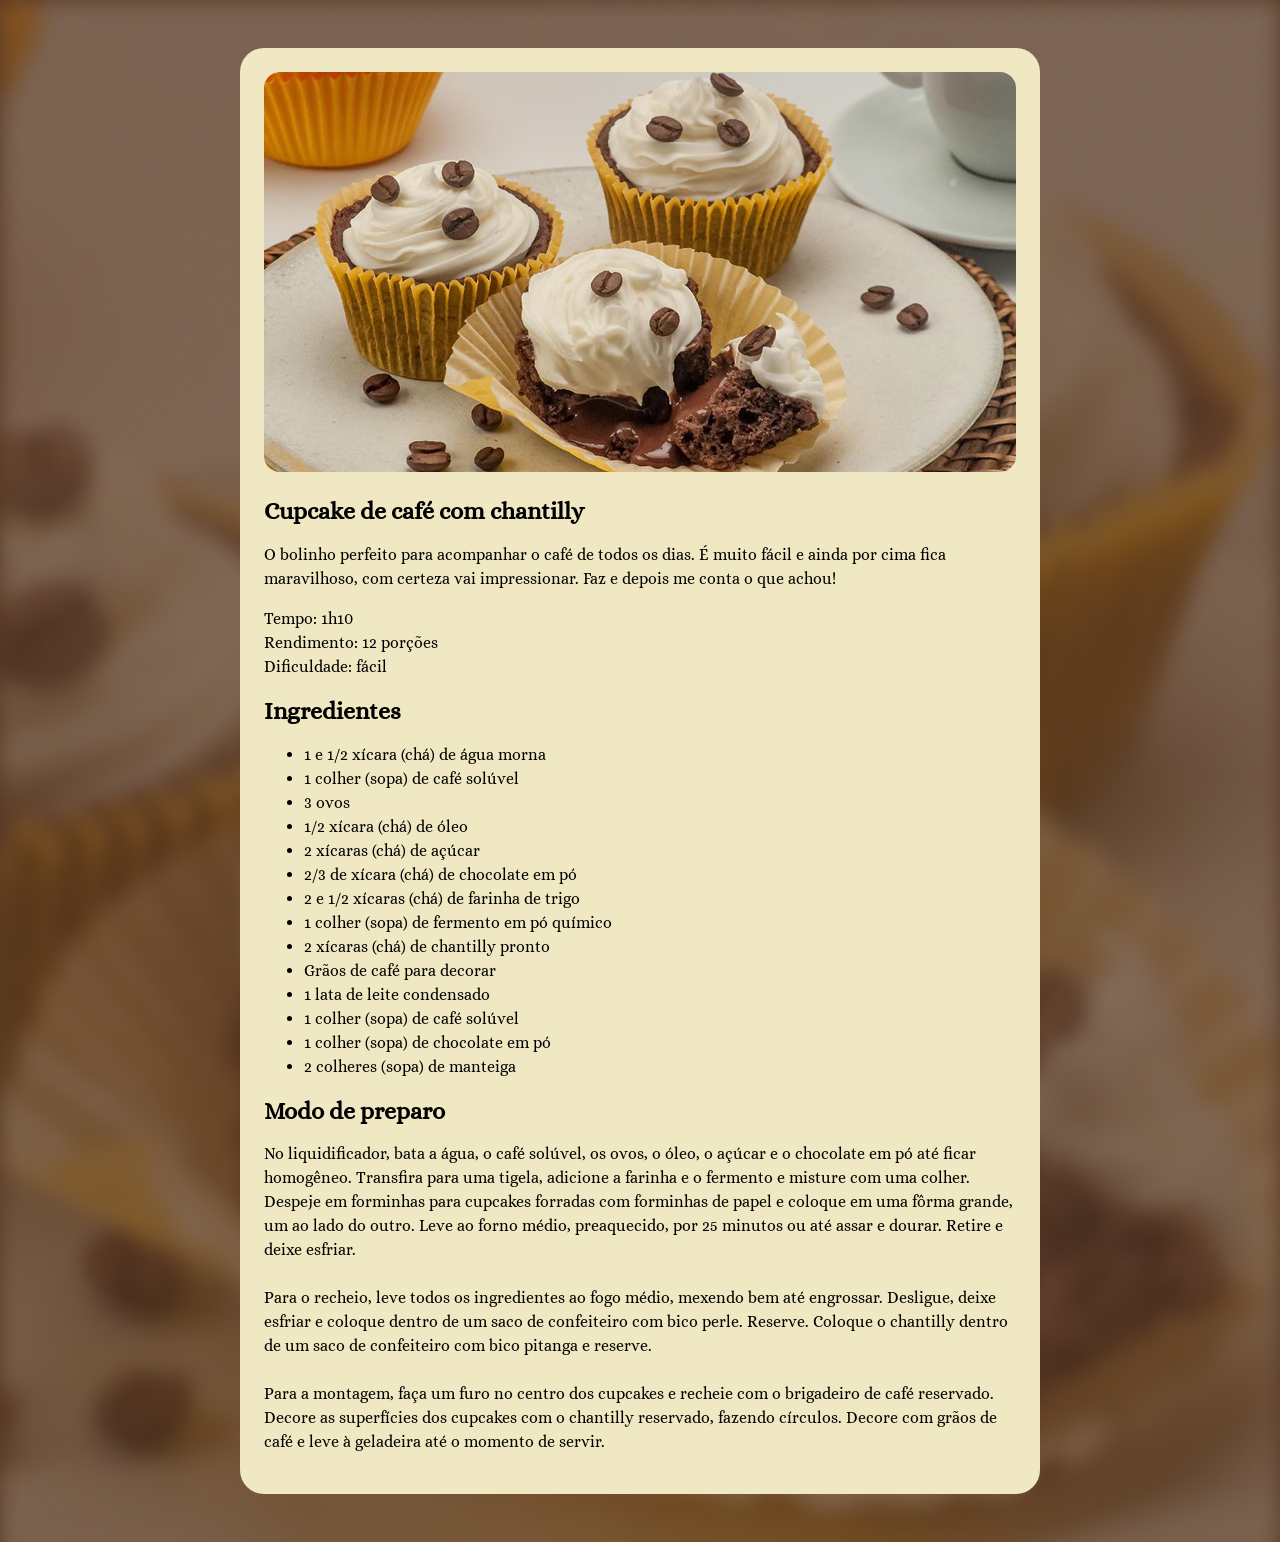
<file: index.html>
<!--<h1>Sobre mim</h1>
TESTANDO FORMATAÇOES

<p>Lorem ipsum dolor, sit amet <mark><strong>consectetur adipisicing elit.</strong></mark> Esse exercitationem, officia neque inventore id recusandae quod doloremque molestiae explicabo debitis ex dolorem, tenetur repudiandae et impedit officiis! Eveniet, quisquam nobis.

<h2>Estilo de Vida</h2>
<p>Lorem ipsum dolor sit <s>amet consectetur</s>, <em>adipisicing elit</em>. Iure sit sequi itaque consequuntur inventore quasi laboriosam, nam deleniti fuga a necessitatibus temporibus maxime modi animi adipisci dignissimos ipsa! Ducimus, modi?</p>
-->

<!--<h1>Bolo de Cenoura</h1>
FAZENDO LISTAS

<h2>Ingredientes: </h2>
<ul>
    <li>Farinha 1kg</li>
    <li>Cacau em pó 200g</li>
    <li>1 Cenoura ralada</li>
</ul>
<h2>Modo de Preparo: </h2>
<ol>
    <li>Pegar a farinha e colocar num recipiente</li>
    <li>Misturar com o cacau em pó</li>
    <li>Misturar com a cenoura ralada</li>
</ol>-->

<!--
SITE ME LEVANDO A UMA AREA ESPECÍFICA DA PÁGINA
<a href="#trabalhos">link para acessar
    o texto lorem
</a>
<br>
<br>
<br>
<br>
<br>
<br>
<br>
<br>
<br>   
<br>
<br>
<br>
<br>
<br>
<br>
<br>
<br>
<br>  
<br>
<br>
<br>
<br>
<br>
<br>
<br>
<br>
<br>  
<br>
<br>
<br>
<br>
<br>
<br>
<br>
<br>
<br>  
<p>
    <div id="trabalhos">
    Lorem ipsum dolor sit amet consectetur adipisicing elit. Pariatur cupiditate dicta, ipsa culpa ab minus recusandae placeat vero modi beatae sequi laudantium aperiam nobis, laborum, cumque officiis odio blanditiis quo.
    </div>
</p>
-->

<!--
<a href="https://github.com?utm_source=chatgpt.com" 
target="_blank">Link para o site do github</a>

abrindo um site em uma nova janela com o target="_blank"
se nao tiver o target="_blank" o site vai abrir na mesma janela
-->

<!--adicionando imagens
 src é onde colocamos o endereço da imagem e alt 
 é o texto que descreve a imagem
<img src="https://www.cafemorrogrande.com.br/admin/fckeditor/editor/filemanager/connectors/asp/img/cappuccino-de-cafe-com-chantilly.jpg"
alt="Imagem de um cappuccino com chantilly" width="300">
-->

<!--
<!DOCTYPE html>
<html lang="pt-br">
<head>
    <link rel="preconnect" href="https://fonts.googleapis.com">
<link rel="preconnect" href="https://fonts.gstatic.com" crossorigin>
<link href="https://fonts.googleapis.com/css2?family=Inter:ital,opsz,wght@0,14..32,100..900;1,14..32,100..900&family=Libre+Baskerville:ital,wght@0,400..700;1,400..700&family=Merriweather:ital,opsz,wght@0,18..144,300..900;1,18..144,300..900&display=swap" rel="stylesheet">
    <meta charset="UTF-8">
    <meta name="viewport" content="width=device-width, initial-scale=1.0">
    <title>Site</title>
    <link rel="stylesheet" href="style.css">
</head>
<body>
    <h1 id="titulo">Pixel Cherry</h1>
    <header>
        <nav>
            <ul>
                <li><a href="#">About</a></li>
                <li><a href="#">Experience</a></li>
                <li><a href="#">Contact</a></li>
            </ul>
        </nav>
    </header>
    <div>Lorem, ipsum dolor sit amet consectetur adipisicing elit. Sed qui rerum iusto ipsum quidem vero natus, officia magnam temporibus velit! Alias vero corporis a enim veritatis magnam itaque blanditiis consequuntur?
    </div>
</body>
</html>
-->
 <!--PROJETO ROCKETSEAT-->
<!DOCTYPE html>
<html lang="pt-br">
<head>
  <link rel="preconnect" href="https://fonts.googleapis.com">
<link rel="preconnect" href="https://fonts.gstatic.com" crossorigin>
  <meta charset="UTF-8">
  <meta name="viewport" content="width=device-width, initial-scale=1.0">
  <title>Página de Receita</title>
  <link href="https://fonts.googleapis.com/css2?family=Alice&display=swap" rel="stylesheet">
  <link rel="stylesheet" href="style.css">
</head>
<body>
  <div id="page">
    <img src="assets/main-image.jpg" alt="imagem do cupcake de  cafe">
    <main>
    <section id="about">
      <h1>Cupcake de café com chantilly</h1>
      <p>O bolinho perfeito para acompanhar o café de todos os dias. É muito fácil e ainda por cima fica maravilhoso, com certeza vai impressionar. Faz e depois me conta o que achou!</p>
      <p>
        Tempo: 1h10 <br>
        Rendimento: 12 porções <br>
        Dificuldade: fácil
      </p>
    </section>
    <section id="ingredients">
      <h2>Ingredientes</h2>
      <ul>
        <li>1 e 1/2 xícara (chá) de água morna</li>
        <li>1 colher (sopa) de café solúvel</li>
        <li>3 ovos</li>
        <li>1/2 xícara (chá) de óleo</li>
        <li>2 xícaras (chá) de açúcar</li>
        <li>2/3 de xícara (chá) de chocolate em pó</li>
        <li>2 e 1/2 xícaras (chá) de farinha de trigo</li>
        <li>1 colher (sopa) de fermento em pó químico</li>
        <li>2 xícaras (chá) de chantilly pronto</li>
        <li>Grãos de café para decorar</li>
        <li>1 lata de leite condensado</li>
        <li>1 colher (sopa) de café solúvel</li>
        <li>1 colher (sopa) de chocolate em pó</li>
        <li>2 colheres (sopa) de manteiga</li>
      </ul>
    </section>
    <section id="preparation">
      <h2>Modo de preparo</h2>
      <p>
        No liquidificador, bata a água, o café solúvel, os ovos, o óleo, o açúcar e o chocolate em pó até ficar homogêneo. Transfira para uma tigela, adicione a farinha e o fermento e misture com uma colher. Despeje em forminhas para cupcakes forradas com forminhas de papel e coloque em uma fôrma grande, um ao lado do outro. Leve ao forno médio, preaquecido, por 25 minutos ou até assar e dourar. Retire e deixe esfriar. 
        <br><br>
        Para o recheio, leve todos os ingredientes ao fogo médio, mexendo bem até engrossar. Desligue, deixe esfriar e coloque dentro de um saco de confeiteiro com bico perle. Reserve. Coloque o chantilly dentro de um saco de confeiteiro com bico pitanga e reserve.
        <br><br> 
        Para a montagem, faça um furo no centro dos cupcakes e recheie com o brigadeiro de café reservado. Decore as superfícies dos cupcakes com o chantilly reservado, fazendo círculos. Decore com grãos de café e leve à geladeira até o momento de servir.
      </p>
    </section>
    </main>
  </div>
</file>
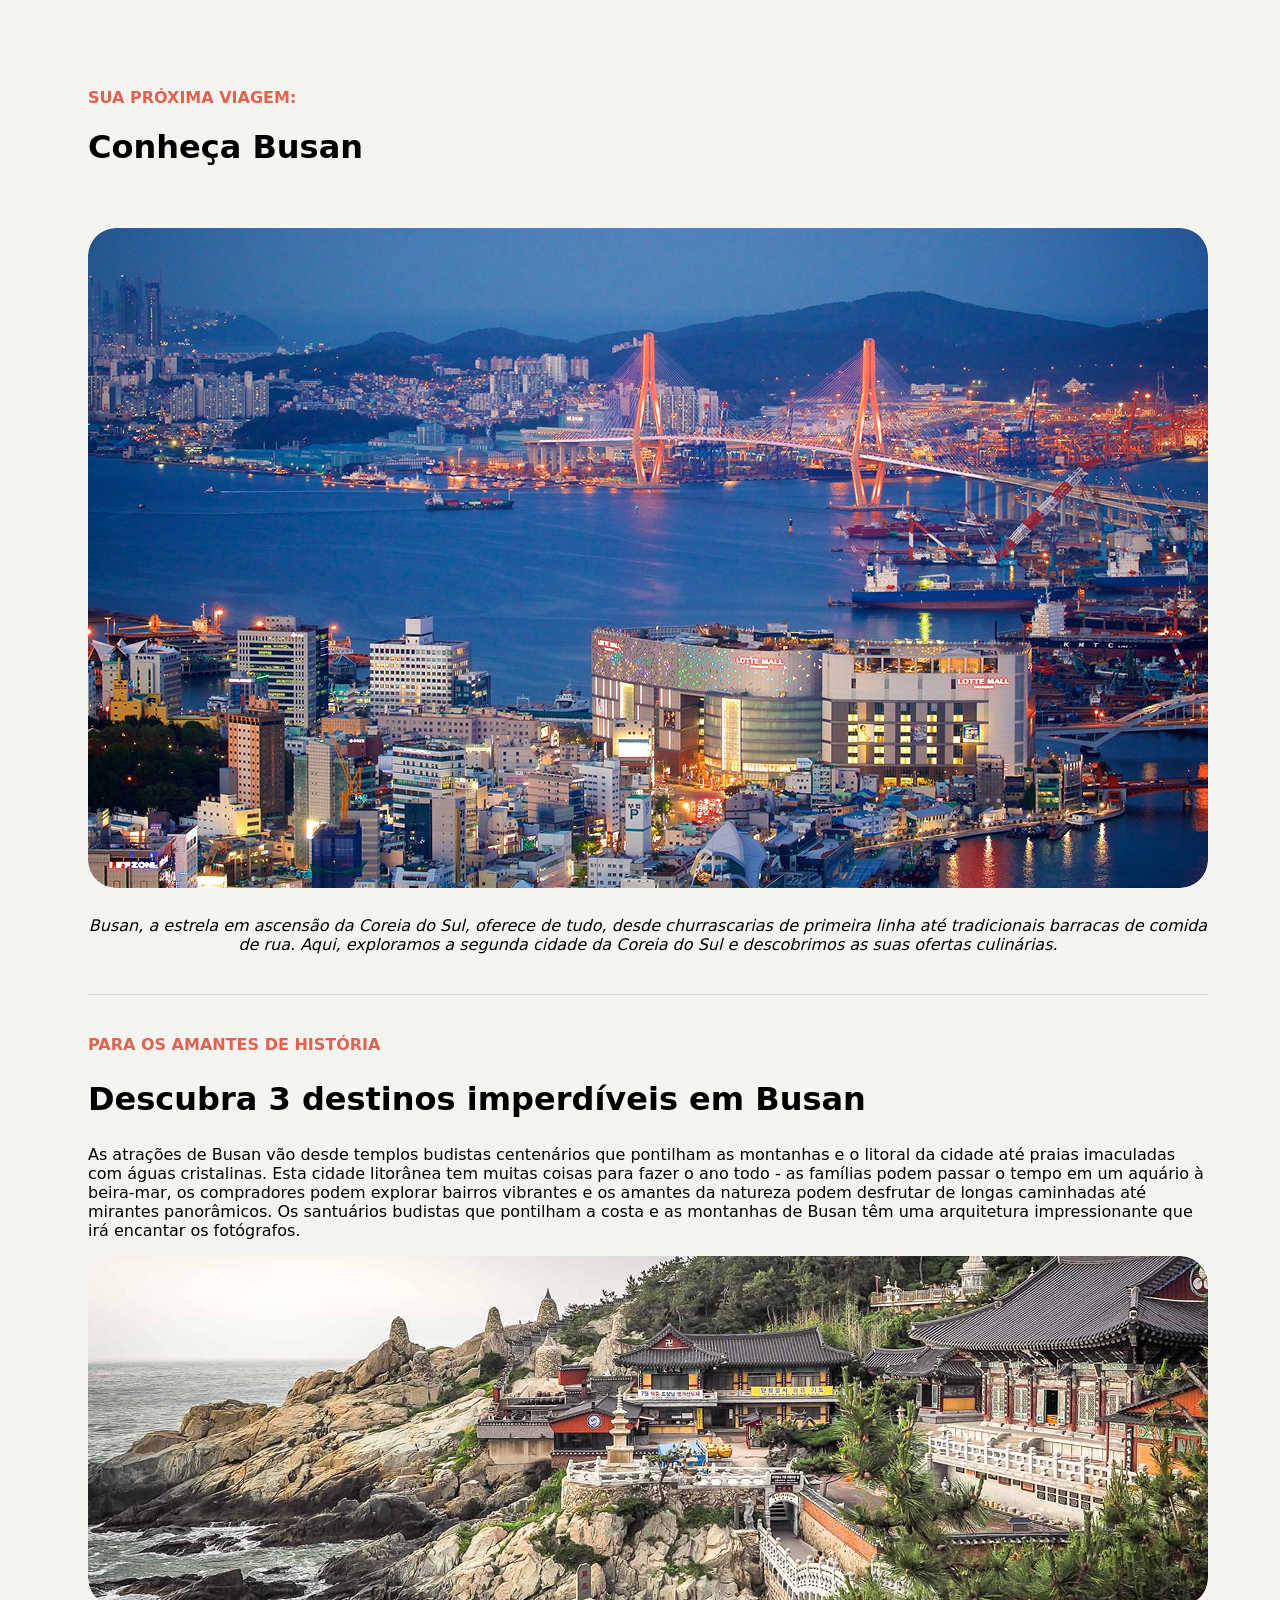
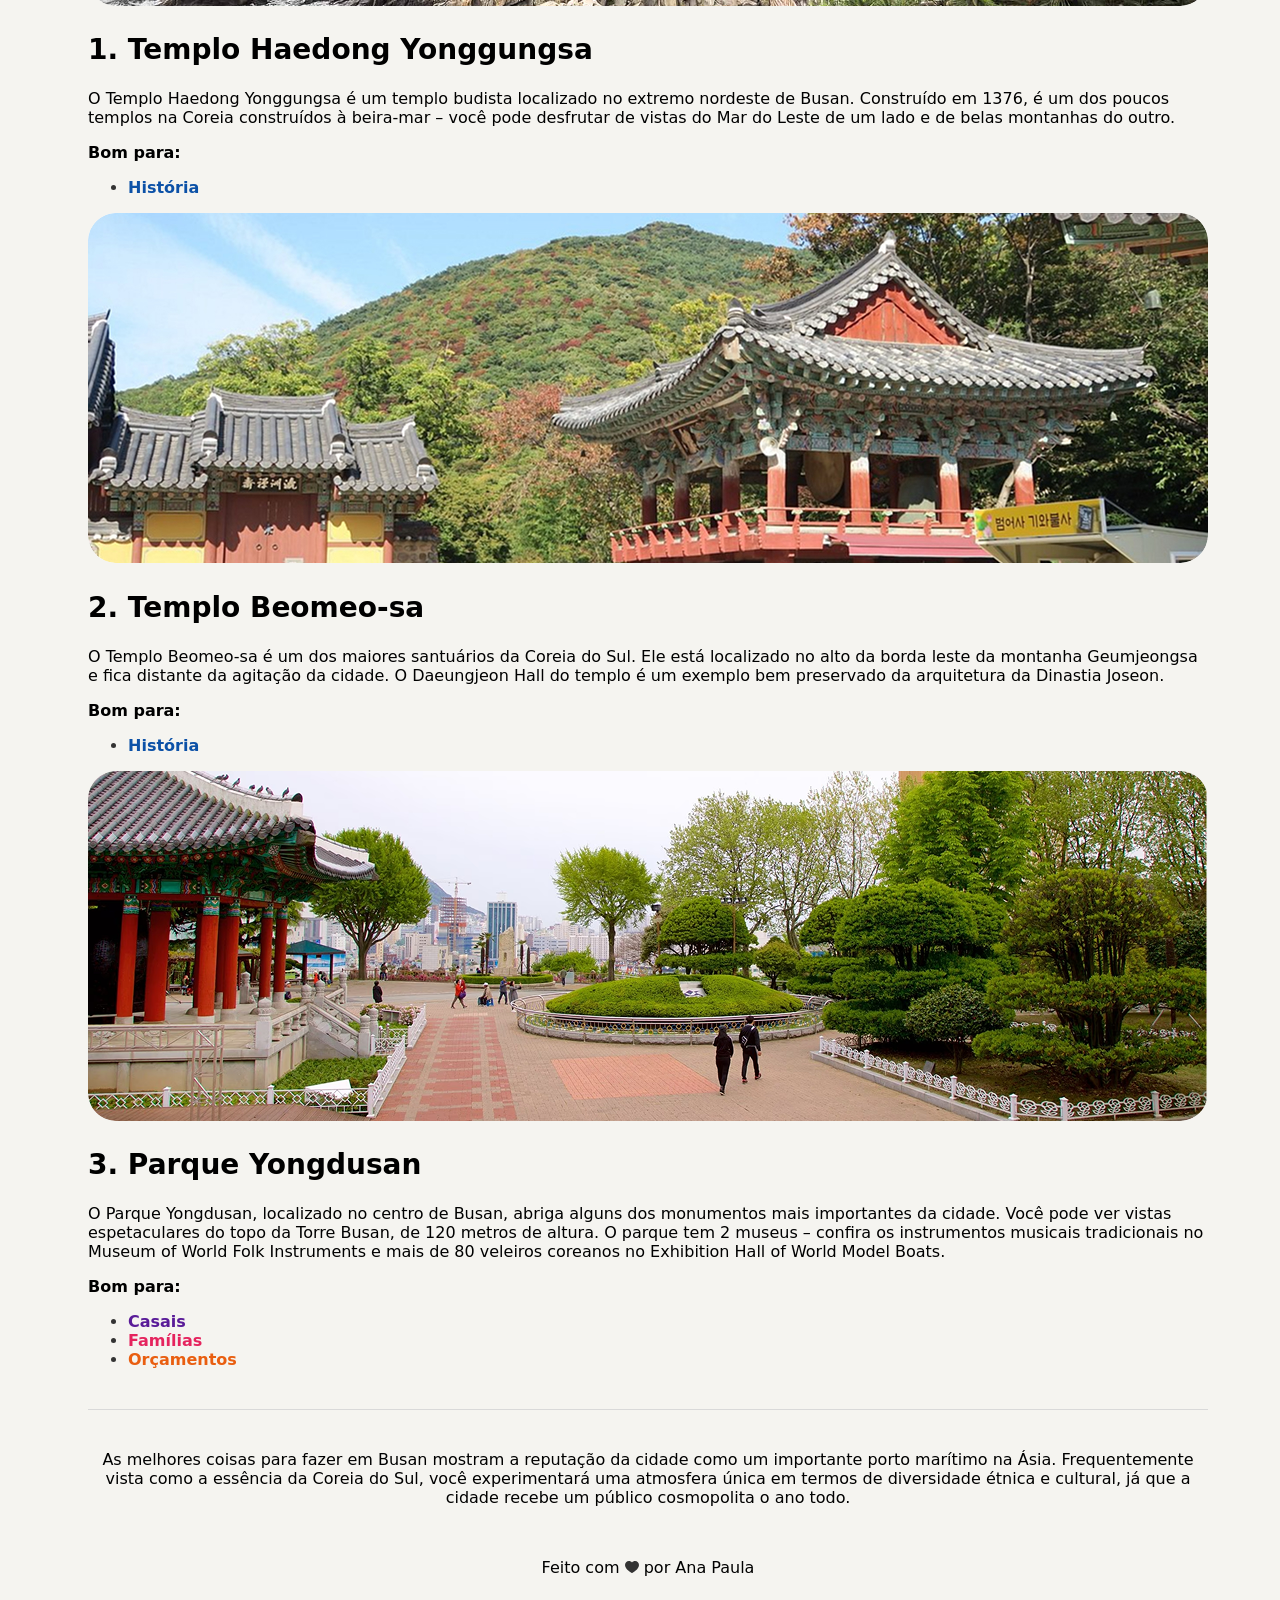
<file: localturisticoproj/index.html>
<!doctype html>
<html lang="pt-br">
  <head>
    <meta charset="UTF-8" />
    <meta name="viewport" content="width=device-width, initial-scale=1.0" />
    <title>Local Turístico</title>
    <link rel="stylesheet" href="style.css" />
  </head>
  <body>
    <main>
      <header>
        <p class="headlines"><strong>SUA PRÓXIMA VIAGEM:</strong></p>
        <h1>Conheça Busan</h1>
        <div>
          <img id="main_image" src="assets/imagebusan.jpg" alt="Busan" />
          <p id="subtitulo">
            Busan, a estrela em ascensão da Coreia do Sul, oferece de tudo,
            desde churrascarias de primeira linha até tradicionais barracas de
            comida de rua. Aqui, exploramos a segunda cidade da Coreia do Sul e
            descobrimos as suas ofertas culinárias.
          </p>
        </div>
      </header>
      <div class="divider"></div>
      <section>
        <div">
          <p class="headlines"><strong>PARA OS AMANTES DE HISTÓRIA</strong></p>
          <h1>Descubra 3 destinos imperdíveis em Busan</h1>
          <p>
            As atrações de Busan vão desde templos budistas centenários que
            pontilham as montanhas e o litoral da cidade até praias imaculadas
            com águas cristalinas. Esta cidade litorânea tem muitas coisas para
            fazer o ano todo - as famílias podem passar o tempo em um aquário à
            beira-mar, os compradores podem explorar bairros vibrantes e os
            amantes da natureza podem desfrutar de longas caminhadas até
            mirantes panorâmicos. Os santuários budistas que pontilham a costa e
            as montanhas de Busan têm uma arquitetura impressionante que irá
            encantar os fotógrafos.
          </p>
        </div>
        <div>
          <img class="imagens" src="assets/image1.jpg" alt="Templo Hae" />
          <h2>1. Templo Haedong Yonggungsa</h2>
          <p>
            O Templo Haedong Yonggungsa é um templo budista localizado no
            extremo nordeste de Busan. Construído em 1376, é um dos poucos
            templos na Coreia construídos à beira-mar – você pode desfrutar de
            vistas do Mar do Leste de um lado e de belas montanhas do outro.
          </p>
          <p><strong>Bom para:</strong></p>
          <ul class="azul">
            <li><strong>História</strong></li>
          </ul>
        </div>
        <div>
          <img class="imagens" src="assets/image2.jpg" alt="Templo Beomeo" />
          <h2>2. Templo Beomeo-sa</h2>
          <p>
            O Templo Beomeo-sa é um dos maiores santuários da Coreia do Sul. Ele
            está localizado no alto da borda leste da montanha Geumjeongsa e
            fica distante da agitação da cidade. O Daeungjeon Hall do templo é
            um exemplo bem preservado da arquitetura da Dinastia Joseon.
          </p>
          <p><strong>Bom para:</strong></p>
          <ul class="azul">
            <li><strong>História</strong></li>
          </ul>
        </div>
        <div>
          <img class="imagens" src="assets/image3.png" alt="Parque" />
          <h2>3. Parque Yongdusan</h2>
          <p>
            O Parque Yongdusan, localizado no centro de Busan, abriga alguns dos
            monumentos mais importantes da cidade. Você pode ver vistas
            espetaculares do topo da Torre Busan, de 120 metros de altura. O
            parque tem 2 museus – confira os instrumentos musicais tradicionais
            no Museum of World Folk Instruments e mais de 80 veleiros coreanos
            no Exhibition Hall of World Model Boats.
          </p>
          <p><strong>Bom para:</strong></p>
          <ul>
            <li id="roxo"><strong>Casais</strong></li>
            <li id="rosa"><strong>Famílias</strong></li>
            <li id="laranja"><strong>Orçamentos</strong></li>
          </ul>
        </div>
      </section>
      <div class="divider"></div>
      <footer>
        <p>
          As melhores coisas para fazer em Busan mostram a reputação da cidade
          como um importante porto marítimo na Ásia. Frequentemente vista como a
          essência da Coreia do Sul, você experimentará uma atmosfera única em
          termos de diversidade étnica e cultural, já que a cidade recebe um
          público cosmopolita o ano todo.
        </p>
        <br>
        <p>Feito com <img src="assets/coracaoicone.svg" alt="coracao"> por Ana Paula</p>
      </footer>
    <main>
  </body>
</html>

<!--Para colocar icones exportar ele como SVG-->
</file>
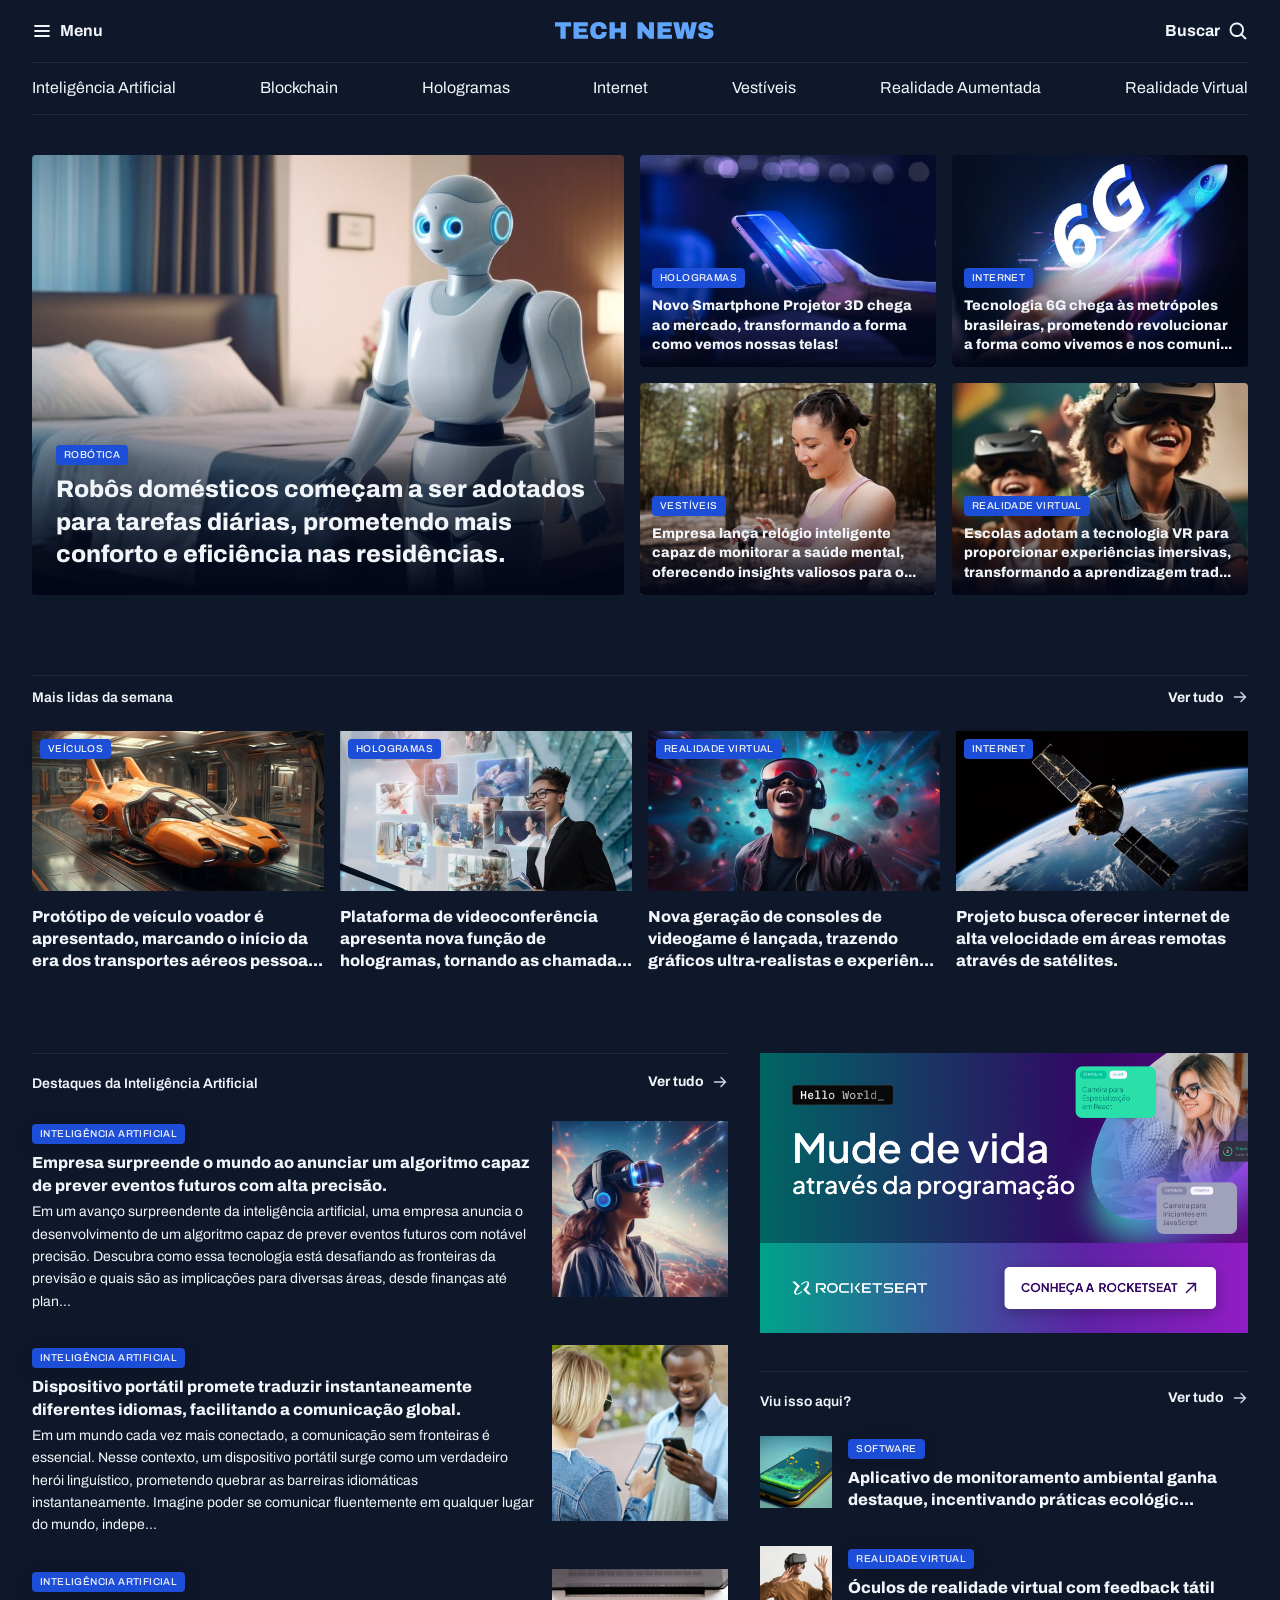
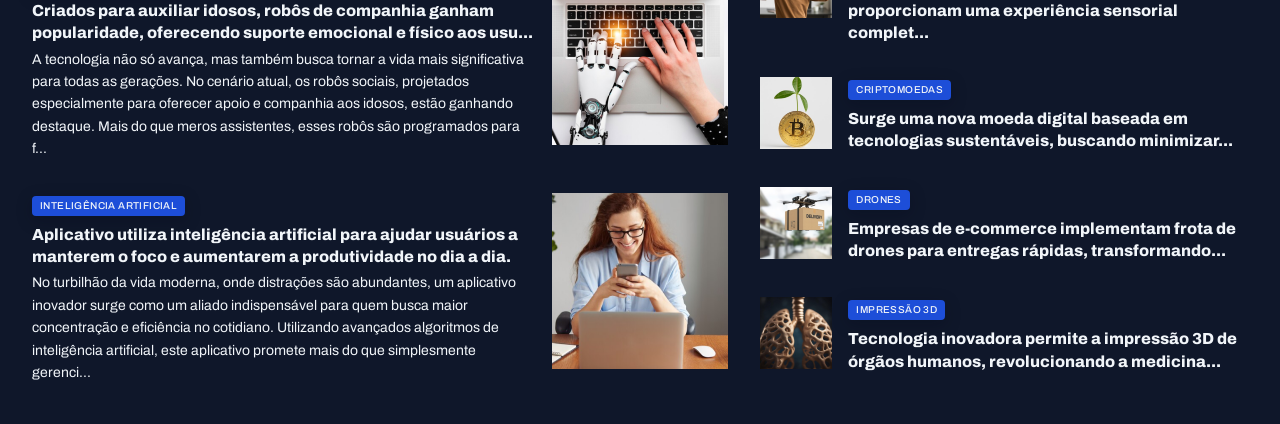
<file: portaldenoticiasproj/index.html>
<!DOCTYPE html>
<html lang="pt-br">
<head>
    <link rel="preconnect" href="https://fonts.googleapis.com">
    <link rel="preconnect" href="https://fonts.gstatic.com" crossorigin>
    <meta charset="UTF-8">
    <meta name="viewport" content="width=device-width, initial-scale=1.0">
    <title>Portal de Notícias</title>
    <link href="https://fonts.googleapis.com/css2?family=Archivo:ital,wght@0,100..900;1,100..900&family=Poppins:wght@400;600;800&display=swap" rel="stylesheet">
    <link rel="stylesheet" href="styles/global.css">
    <link rel="stylesheet" href="styles/header.css">
    <link rel="stylesheet" href="styles/utility.css">
    <link rel="stylesheet" href="styles/sections.css"> 
</head>
<body>
    <header class="container">
        <nav id="primary" class="grid grid-flow-col">
            <div>
                <img src="assets/icons/List.svg" alt="icone de menu">
                <strong>Menu</strong>
            </div>
            <div>
                <img src="assets/icons/Logo.svg" alt="TechNews logo">
            </div>
            <div>
                <strong>Buscar</strong>
                <img src="assets/icons/MagnifyingGlass.svg" alt="icone de lupa para pesquisar">
            </div>
        </nav>
        <nav id="secondary" class="grid grid-flow-col">
            <a href="#">Inteligência Artificial</a>
            <a href="#">Blockchain</a>
            <a href="#">Hologramas</a>
            <a href="#">Internet</a>
            <a href="#">Vestíveis</a>
            <a href="#">Realidade Aumentada</a>
            <a href="#">Realidade Virtual</a>
        </nav>
    </header>
    <main class="grid container">
        <section id="featured" class="grid grid-flow-col gap-16">
            <figure class="card">
                <img src="assets/images/Image 01.png" alt="Robôs domésticos começam a ser adotados para tarefas diárias, prometendo mais conforto e eficiência nas residências.">
                <figcaption>
                    <span class="content-tag">robótica</span>
                    <h2 class="text-2xl">Robôs domésticos começam a ser adotados para tarefas diárias, prometendo mais conforto e eficiência nas residências.
                    </h2>
                </figcaption>
            </figure>
            <div class="grid grid-cols-2 gap-16">
                <figure class="card">
                    <img src="assets/images/Image 02.png" alt="Novo Smartphone Projetor 3D chega ao mercado, transformando a forma como vemos nossas telas!">
                    <figcaption>
                    <span class="content-tag">hologramas</span>
                    <h2 class="text-lg">Novo Smartphone Projetor 3D chega ao mercado, transformando a forma como vemos nossas telas!
                    </h2>
                </figcaption>
                </figure>
                <figure class="card">
                    <img src="assets/images/Image 03.png" alt="Tecnologia 6G chega às metrópoles brasileiras, prometendo revolucionar a forma como vivemos e nos comunicamos.">
                    <figcaption>
                    <span class="content-tag">internet</span>
                    <h2 class="text-lg">Tecnologia 6G chega às metrópoles brasileiras, prometendo revolucionar a forma como vivemos e nos comuni...
                    </h2>
                </figcaption>
                </figure>
                <figure class="card">
                    <img src="assets/images/Image 04.png" alt="Empresa lança relógio inteligente capaz de monitorar a saúde mental, oferecendo insights valiosos para o bem-estar pessoal.">
                    <figcaption>
                    <span class="content-tag">vestíveis</span>
                    <h2 class="text-lg">Empresa lança relógio inteligente capaz de monitorar a saúde mental, oferecendo insights valiosos para o...
                    </h2>
                </figcaption>
                </figure>
                <figure class="card">
                    <img src="assets/images/Image 05.png" alt="Escolas adotam a tecnologia VR para proporcionar experiências imersivas, transformando a aprendizagem tradicional.">
                    <figcaption>
                    <span class="content-tag">realidade virtual</span>
                    <h2 class="text-lg">Escolas adotam a tecnologia VR para proporcionar experiências imersivas, transformando a aprendizagem trad...
                    </h2>
                </figcaption>
                </figure>
            </div>
        </section>
        <section id="weekly">
            <header class="grid grid-flow-col"> 
                <h3>Mais lidas da semana</h3>
                <a href="#" class="grid grid-flow-col">
                    <strong>Ver tudo</strong>
                    <span></span>
                </a>
            </header>
            <div class="grid gap-16">
                <figure>
                    <span class="content-tag">veículos</span>
                    <img src="assets/images/Image 06.png" alt="">
                    <p>Protótipo de veículo voador é apresentado, marcando o início da era dos transportes aéreos pessoa...</p>
                </figure>
                <figure>
                    <span class="content-tag">hologramas</span>
                    <img src="assets/images/Image 07.png" alt="">
                    <p>Plataforma de videoconferência apresenta nova função de hologramas, tornando as chamada...</p>
                </figure>
                <figure>
                    <span class="content-tag">realidade virtual</span>
                    <img src="assets/images/Image 08.png" alt="">
                    <p>Nova geração de consoles de videogame é lançada, trazendo gráficos ultra-realistas e experiên...</p>
                </figure>
                <figure>
                    <span class="content-tag">internet</span>
                    <img src="assets/images/Image 09.png" alt="">
                    <p>Projeto busca oferecer internet de alta velocidade em áreas remotas através de satélites.</p>
                </figure>
            </div>
        </section>
        <section id="ai">
            <header class="grid grid-flow-col">
                <h3>Destaques da Inteligência Artificial</h3>
                <a href="#" class="grid grid-flow-col">
                    <strong>Ver tudo</strong>
                    <span></span>
                </a>
            </header>
            <div class="grid gap-32">
                <article class="grid grid-flow-col gap-16">
                    <div>
                        <span class="content-tag">Inteligência Artificial</span>
                        <h3 class="text-xl">
                            Empresa surpreende o mundo ao anunciar um algoritmo capaz de prever eventos futuros com alta precisão.
                        </h3>
                        <p class="text-sm">Em um avanço surpreendente da inteligência artificial, uma empresa anuncia o desenvolvimento de um algoritmo capaz de prever eventos futuros com notável precisão. Descubra como essa tecnologia está desafiando as fronteiras da previsão e quais são as implicações para diversas áreas, desde finanças até plan...
                        </p>
                    </div>
                    <div>
                        <img src="assets/images/Image 10.png" alt="">
                    </div>
                </article>
                <article class="grid grid-flow-col gap-16">
                    <div>
                        <span class="content-tag">Inteligência Artificial</span>
                        <h3 class="text-xl">
                            Dispositivo portátil promete traduzir instantaneamente diferentes idiomas, facilitando a comunicação global.
                        </h3>
                        <p class="text-sm">Em um mundo cada vez mais conectado, a comunicação sem fronteiras é essencial. Nesse contexto, um dispositivo portátil surge como um verdadeiro herói linguístico, prometendo quebrar as barreiras idiomáticas instantaneamente. Imagine poder se comunicar fluentemente em qualquer lugar do mundo, indepe...
                        </p>
                    </div>
                    <div>
                        <img src="assets/images/Image 11.png" alt="">
                    </div>
                </article>
                <article class="grid grid-flow-col gap-16">
                    <div>
                        <span class="content-tag">Inteligência Artificial</span>
                        <h3 class="text-xl">
                            Criados para auxiliar idosos, robôs de companhia ganham popularidade, oferecendo suporte emocional e físico aos usu...
                        </h3>
                        <p class="text-sm">A tecnologia não só avança, mas também busca tornar a vida mais significativa para todas as gerações. No cenário atual, os robôs sociais, projetados especialmente para oferecer apoio e companhia aos idosos, estão ganhando destaque. Mais do que meros assistentes, esses robôs são programados para f...
                        </p>
                    </div>
                    <div>
                        <img src="assets/images/Image 12.png" alt="">
                    </div>
                </article>
                <article class="grid grid-flow-col gap-16">
                    <div>
                        <span class="content-tag">Inteligência Artificial</span>
                        <h3 class="text-xl">
                            Aplicativo utiliza inteligência artificial para ajudar usuários a manterem o foco e aumentarem a produtividade no dia a dia.
                        </h3>
                        <p class="text-sm">No turbilhão da vida moderna, onde distrações são abundantes, um aplicativo inovador surge como um aliado indispensável para quem busca maior concentração e eficiência no cotidiano. Utilizando avançados algoritmos de inteligência artificial, este aplicativo promete mais do que simplesmente gerenci...
                        </p>
                    </div>
                    <div>
                        <img src="assets/images/Image 13.png" alt="">
                    </div>
                </article>
            </div>
        </section>
        <aside>
            <div id="ads">
                <img src="assets/images/Ads.png" alt="">
            </div>
            <section id="more">
                <header class="grid grid-flow-col">
                    <h3>Viu isso aqui?</h3>
                    <a href="#" class="grid grid-flow-col">
                        <strong>Ver tudo</strong>
                        <span></span>
                    </a>
                </header>
                <div class="grid gap-32">
                    <article class="grid grid-flow-col gap-16">
                        <div>
                            <img src="assets/images/Image 14.png" alt="">
                        </div>
                        <div>
                            <span class="content-tag">Software</span>
                            <h3 class="text-xl">
                                Aplicativo de monitoramento ambiental ganha destaque, incentivando práticas ecológic...
                            </h3>
                        </div>
                    </article>
                    <article class="grid grid-flow-col gap-16">
                        <div>
                            <img src="assets/images/Image 15.png" alt="">
                        </div>
                        <div>
                            <span class="content-tag">Realidade Virtual</span>
                            <h3 class="text-xl">
                                Óculos de realidade virtual com feedback tátil proporcionam uma experiência sensorial complet...
                            </h3>
                        </div>
                    </article>
                    <article class="grid grid-flow-col gap-16">
                        <div>
                            <img src="assets/images/Image 16.png" alt="">
                        </div>
                        <div>
                            <span class="content-tag">Criptomoedas</span>
                            <h3 class="text-xl">
                                Surge uma nova moeda digital baseada em tecnologias sustentáveis, buscando minimizar...
                            </h3>
                        </div>
                    </article>
                    <article class="grid grid-flow-col gap-16">
                        <div>
                            <img src="assets/images/Image 17.png" alt="">
                        </div>
                        <div>
                            <span class="content-tag">Drones</span>
                            <h3 class="text-xl">
                                Empresas de e-commerce implementam frota de drones para entregas rápidas, transformando...
                            </h3>
                        </div>
                    </article>
                    <article class="grid grid-flow-col gap-16">
                        <div>
                            <img src="assets/images/Image 18.png" alt="">
                        </div>
                        <div>
                            <span class="content-tag">Impressão 3D</span>
                            <h3 class="text-xl">
                                Tecnologia inovadora permite a impressão 3D de órgãos humanos, revolucionando a medicina...
                            </h3>
                        </div>
                    </article>
                </div>
            </section>
        </aside>
    </main>
</body>
</html>
</file>
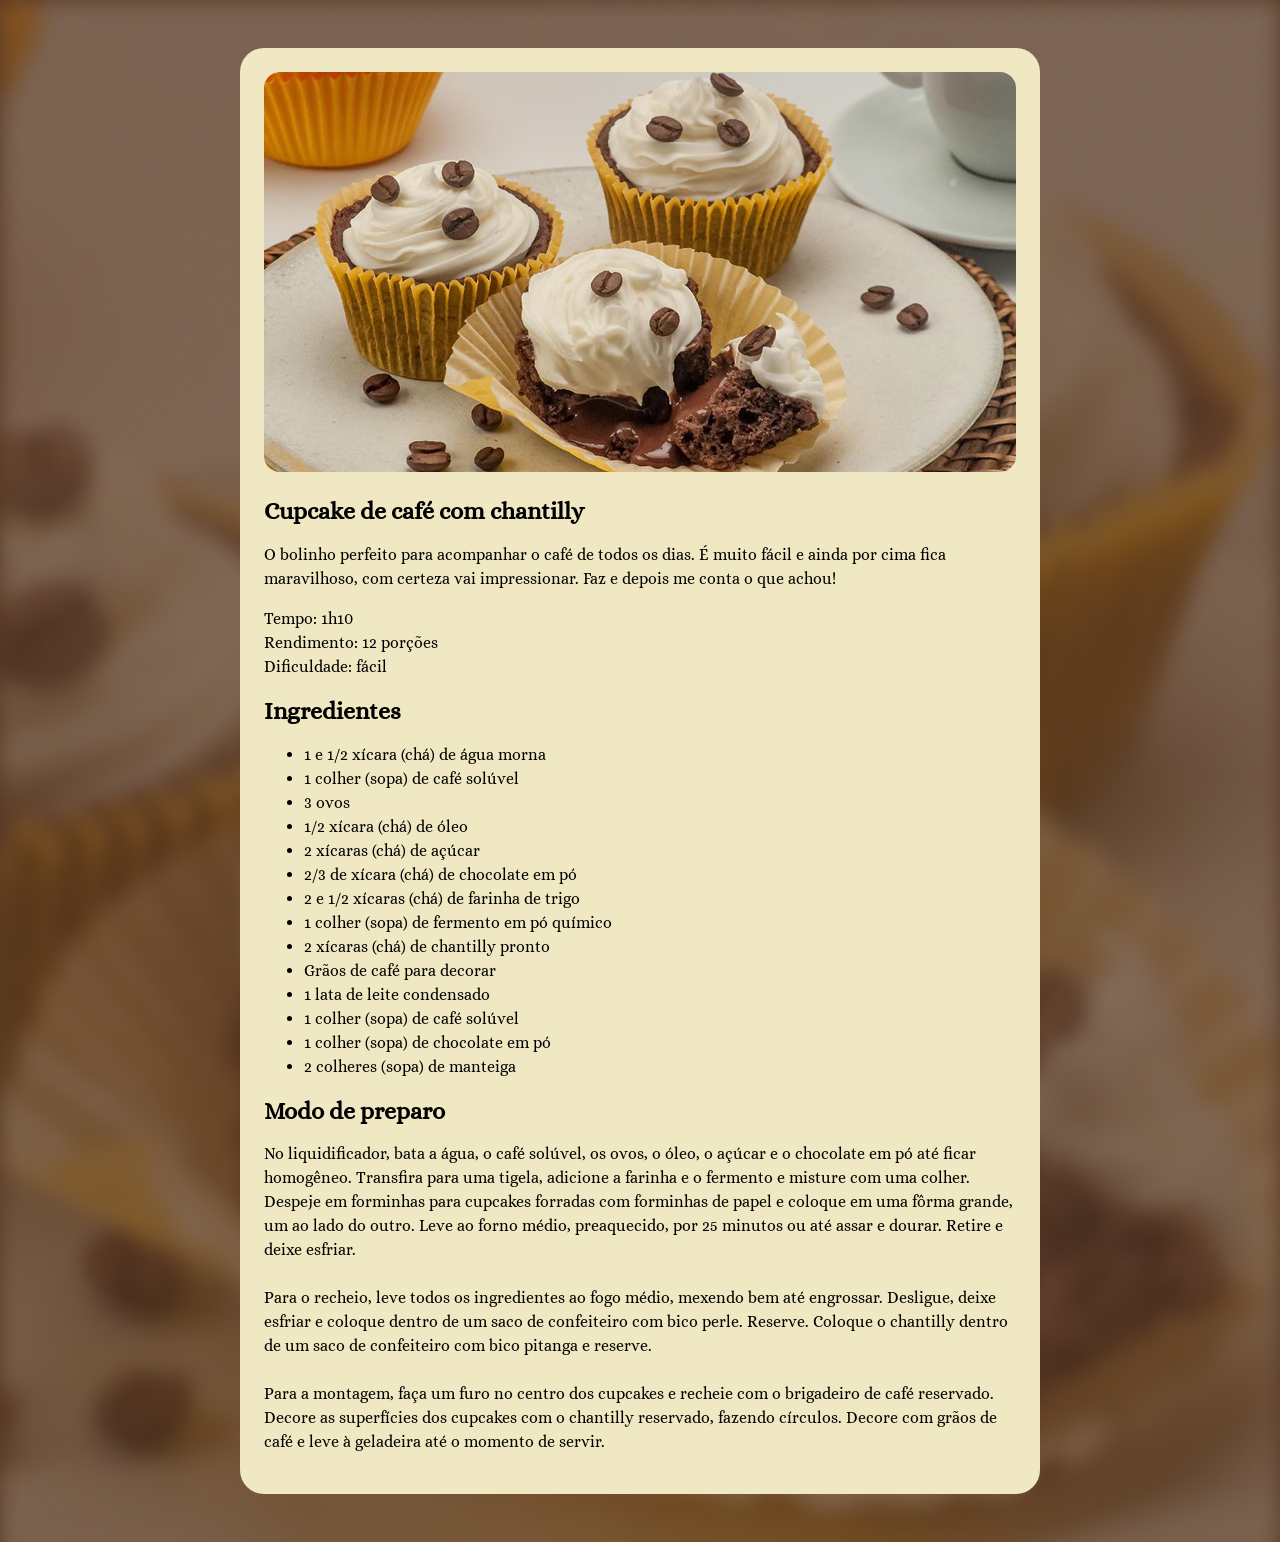
<file: receitaproj/index.html>
<!DOCTYPE html>
<html lang="pt-br">
<head>
  <link rel="preconnect" href="https://fonts.googleapis.com">
<link rel="preconnect" href="https://fonts.gstatic.com" crossorigin>
  <meta charset="UTF-8">
  <meta name="viewport" content="width=device-width, initial-scale=1.0">
  <title>Página de Receita</title>
  <link href="https://fonts.googleapis.com/css2?family=Alice&display=swap" rel="stylesheet">
  <link rel="stylesheet" href="style.css">
</head>
<body>
  <div id="page">
    <img src="assets/main-image.jpg" alt="imagem do cupcake de cafe">
    <main>
    <section id="about">
      <h1>Cupcake de café com chantilly</h1>
      <p>O bolinho perfeito para acompanhar o café de todos os dias. É muito fácil e ainda por cima fica maravilhoso, com certeza vai impressionar. Faz e depois me conta o que achou!</p>
      <p>
        Tempo: 1h10 <br>
        Rendimento: 12 porções <br>
        Dificuldade: fácil
      </p>
    </section>
    <section id="ingredients">
      <h2>Ingredientes</h2>
      <ul>
        <li>1 e 1/2 xícara (chá) de água morna</li>
        <li>1 colher (sopa) de café solúvel</li>
        <li>3 ovos</li>
        <li>1/2 xícara (chá) de óleo</li>
        <li>2 xícaras (chá) de açúcar</li>
        <li>2/3 de xícara (chá) de chocolate em pó</li>
        <li>2 e 1/2 xícaras (chá) de farinha de trigo</li>
        <li>1 colher (sopa) de fermento em pó químico</li>
        <li>2 xícaras (chá) de chantilly pronto</li>
        <li>Grãos de café para decorar</li>
        <li>1 lata de leite condensado</li>
        <li>1 colher (sopa) de café solúvel</li>
        <li>1 colher (sopa) de chocolate em pó</li>
        <li>2 colheres (sopa) de manteiga</li>
      </ul>
    </section>
    <section id="preparation">
      <h2>Modo de preparo</h2>
      <p>
        No liquidificador, bata a água, o café solúvel, os ovos, o óleo, o açúcar e o chocolate em pó até ficar homogêneo. Transfira para uma tigela, adicione a farinha e o fermento e misture com uma colher. Despeje em forminhas para cupcakes forradas com forminhas de papel e coloque em uma fôrma grande, um ao lado do outro. Leve ao forno médio, preaquecido, por 25 minutos ou até assar e dourar. Retire e deixe esfriar. 
        <br><br>
        Para o recheio, leve todos os ingredientes ao fogo médio, mexendo bem até engrossar. Desligue, deixe esfriar e coloque dentro de um saco de confeiteiro com bico perle. Reserve. Coloque o chantilly dentro de um saco de confeiteiro com bico pitanga e reserve.
        <br><br> 
        Para a montagem, faça um furo no centro dos cupcakes e recheie com o brigadeiro de café reservado. Decore as superfícies dos cupcakes com o chantilly reservado, fazendo círculos. Decore com grãos de café e leve à geladeira até o momento de servir.
      </p>
    </section>
    </main>
  </div>
</file>
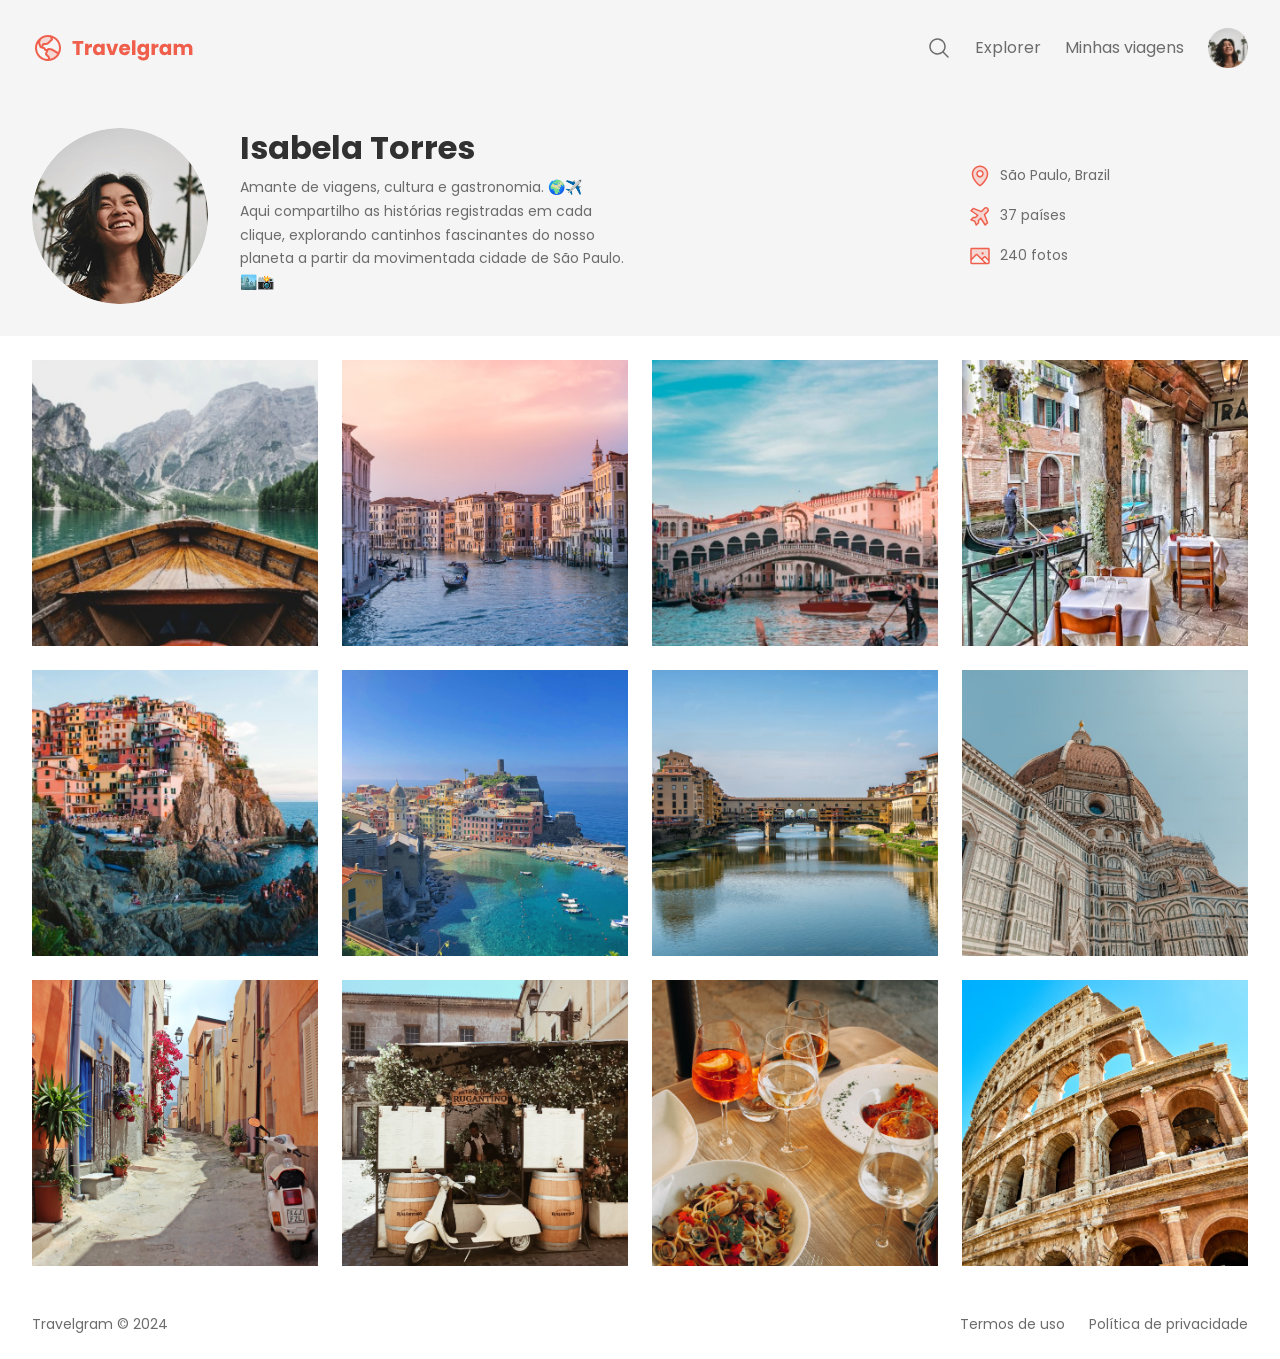
<file: travelgramproj/index.html>
<!DOCTYPE html>
<html lang="pt-br">
<head>
    <link rel="preconnect" href="https://fonts.googleapis.com">
    <link rel="preconnect" href="https://fonts.gstatic.com" crossorigin>
    <meta charset="UTF-8">
    <meta name="viewport" content="width=device-width, initial-scale=1.0">
    <title>Travelgram | Perfil de Viagens</title>
    <link href="https://fonts.googleapis.com/css2?family=Poppins:wght@400;700&display=swap" rel="stylesheet">
    <link rel="stylesheet" href="styles/global.css">
    <link rel="stylesheet" href="styles/nav.css">
    <link rel="stylesheet" href="styles/header.css">
    <link rel="stylesheet" href="styles/main.css">
    <link rel="stylesheet" href="styles/footer.css">
</head>
<body>
    <div class="bg-surface-color">
        <nav class="container">
            <a href="#" id="logo">
                <img src="assets/Logo.svg" alt="Logomarca">
            </a>

            <ul id="primary-menu">
                <li>
                    <a href="#">
                        <img src="assets/icons/MagnifyingGlass.svg" alt="ícone de lupa">
                    </a>
                </li>
                <li><a href="#">Explorer</a></li>
                <li><a href="#">Minhas viagens</a></li>
                <li><a href="#">
                    <img src="assets/Profile pic.png" alt="Imagem de isabela Torres">
                </a></li>
            </ul>
        </nav>
        <header>
            <div class="container">
                <div id="profile">
                    <img src="assets/Profile pic.png" alt="Imagem de Isbela Torres">
                    <div>
                        <h1>Isabela Torres</h1>
                        <p>
                            Amante de viagens, cultura e gastronomia. 🌍✈️ <br>
                            Aqui compartilho as histórias registradas em cada clique, explorando cantinhos fascinantes do nosso planeta a partir da movimentada cidade de São Paulo. 🏙️📸
                        </p>
                    </div>
                </div>
                <ul id="info">
                    <li>
                        <img src="assets/icons/MapPin.svg" alt="ícone de mapa">
                        <span>São Paulo, Brazil</span>
                    </li>
                    <li>
                        <img src="assets/icons/AirplaneTilt.svg" alt="ícone de avião">
                        <span>37 países</span>
                    </li>
                    <li>
                        <img src="assets/icons/Image.svg" alt="ícone de imagem">
                        <span>240 fotos</span>
                    </li>
                </ul>
            </div>
        </header>
    </div>
    <main class="container">
        <img src="assets/images/Image 01.png" alt="">
        <img src="assets/images/Image 02.png" alt="">
        <img src="assets/images/Image 03.png" alt="">
        <img src="assets/images/Image 04.png" alt="">
        <img src="assets/images/Image 05.png" alt="">
        <img src="assets/images/Image 06.png" alt="">
        <img src="assets/images/Image 07.png" alt="">
        <img src="assets/images/Image 08.png" alt="">
        <img src="assets/images/Image 09.png" alt="">
        <img src="assets/images/Image 10.png" alt="">
        <img src="assets/images/Image 11.png" alt="">
        <img src="assets/images/Image 12.png" alt="">
    </main>
    <footer class="container">
        <span>
            Travelgram &copy; 2024 
            <!-- esse copy é para criar um caractere especial -->
        </span>
        <span>
            Termos de uso
        </span>
        <span>
            Política de privacidade
        </span>
    </footer>
</body>
</html>
</file>
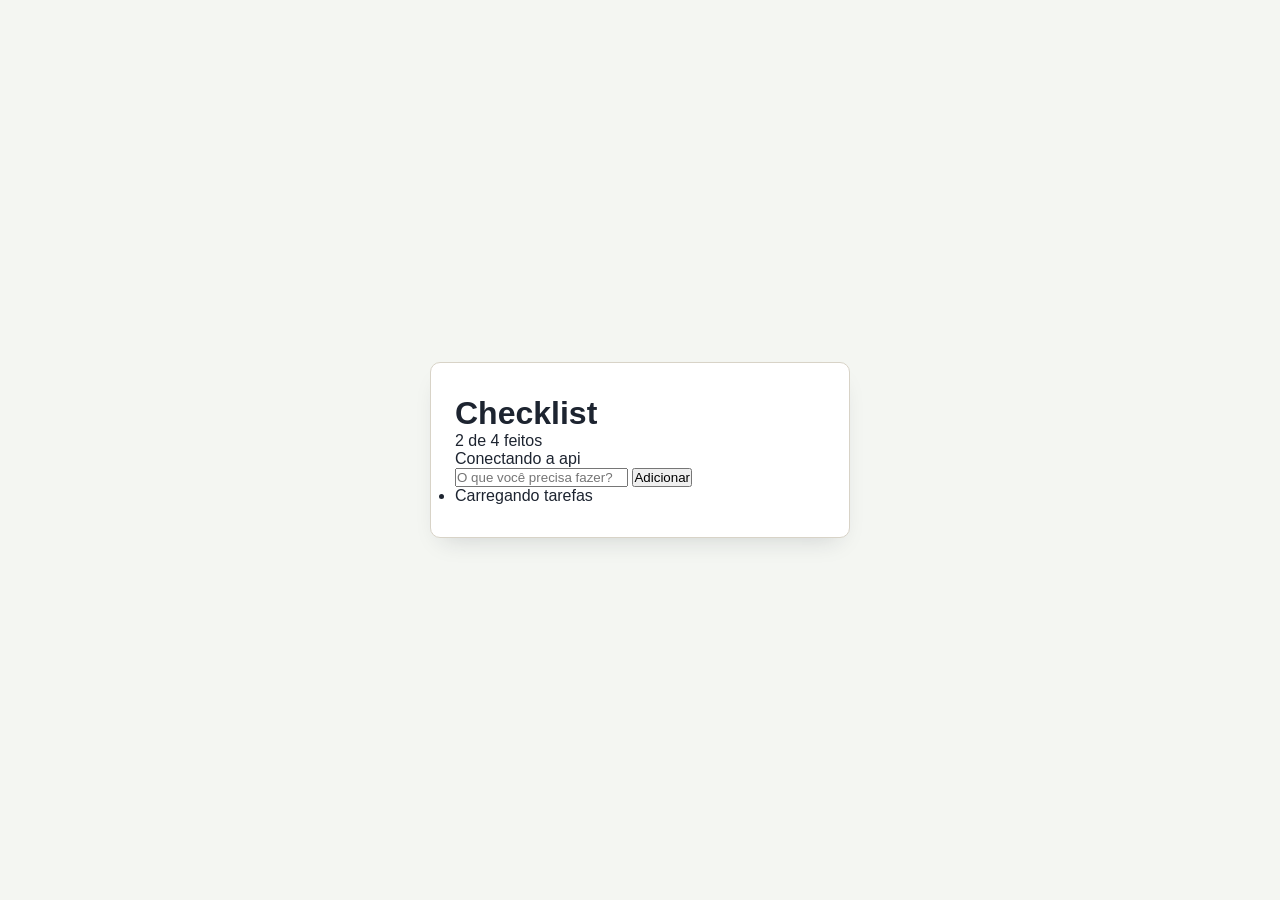
<file: estudos/aulatechx/index.html>
<!doctype html>
<html lang="pt-br">
  <head>
    <meta charset="UTF-8" />
    <meta name="viewport" content="width=device-width, initial-scale=1.0" />
    <title>To-do List</title>
    <link rel="stylesheet" href="style.css" />

    <link rel="preconnect" href="https://fonts.googleapis.com" />
    <link rel="preconnect" href="https://fonts.gstatic.com" crossorigin />
    <link
      href="https://fonts.googleapis.com/css2?family=Space+Mono:ital,wght@0,400;0,700;1,400;1,700&display=swap"
      rel="stylesheet"
    />
  </head>
  <body>
    <div class="tape"></div>
    <main class="card">
      <header>
        <h1>Checklist</h1>
        <span id="contador">2 de 4 feitos</span>
      </header>

      <p class="status-api">Conectando a api</p>
      <form id="formulario-tarefa">
        <input
          type="text"
          placeholder="O que você precisa fazer?"
          id="campo-tarefa"
        />
        <button type="submit" id="botao-adicionar">Adicionar</button>
      </form>

      <ul id="lista-tarefas">
        <li id="carregando">Carregando tarefas</li>
      </ul>
    </main>
    <script src="script.js"></script>

    <!-- <form action="">
        funcao do javascript 
        <input type="text" placeholder="Adicione uma nova tarefa" />
         placeholder é a mensagem meio transparente q fica dentro da caixa pra dizer oq o usuario deve inserir-->

    <!-- <button type="submit">Adicionar</button> -->
    <!--submit pra "enviar" as infos pra algum lugar, entao ele vai recarregar a pagina, "apagando" as informacoes pra resetar e outro usuario usar o formulario-->
    <!-- </form> -->
  </body>
</html>
</file>
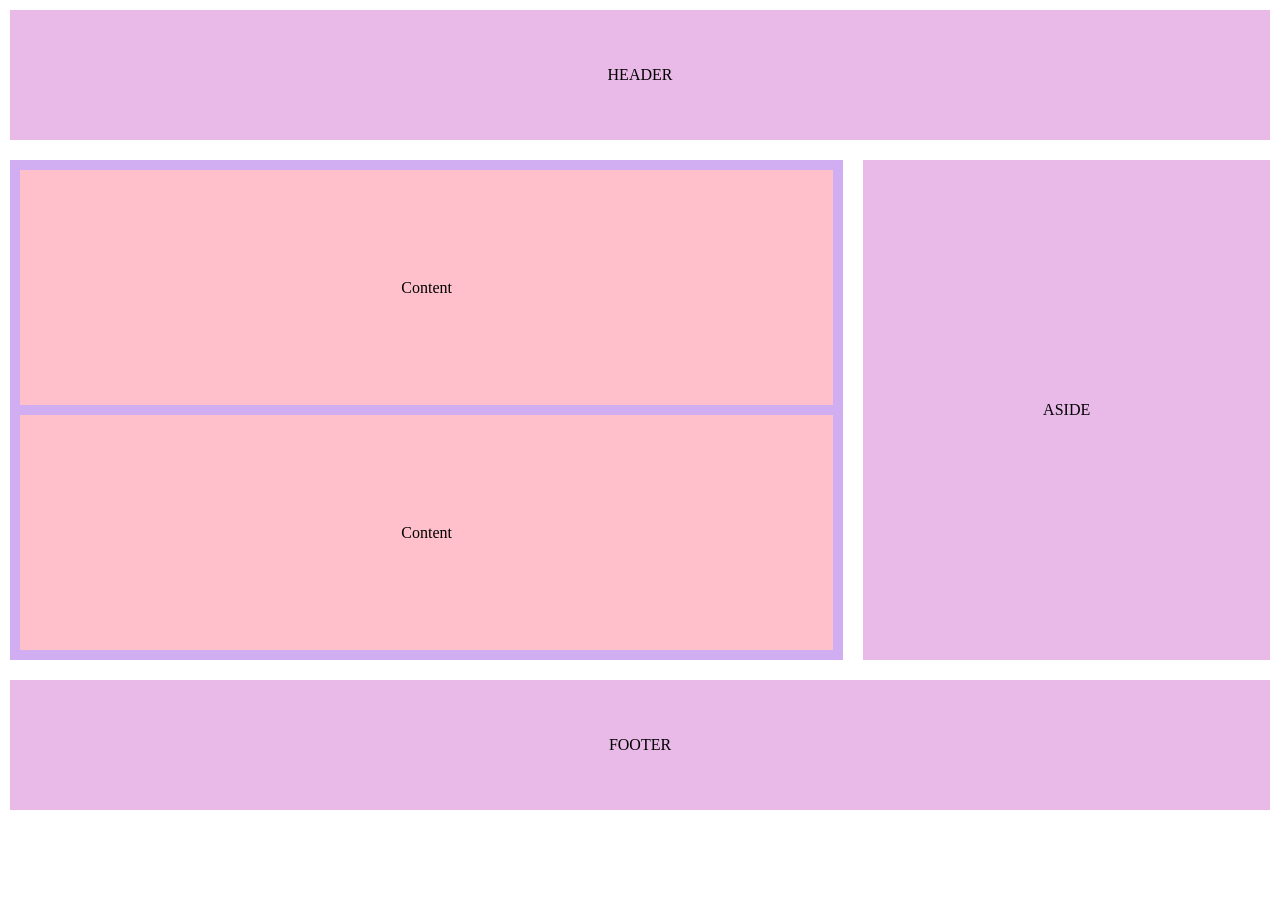
<file: estudos/grids/index.html>
<!DOCTYPE html>
<html lang="pt-br">
<head>
    <meta charset="UTF-8">
    <meta name="viewport" content="width=device-width, initial-scale=1.0">
    <title>Estudos de grid</title>
    <link rel="stylesheet" href="style.css">
</head>
<body>
    <div id="container">
        <div class="grid header">HEADER</div>
        <div class="grid section">
            <div class="content">Content</div>
            <div class="content">Content</div>
        </div>      
        <div class="grid aside">ASIDE</div>
        <div class="grid footer">FOOTER</div>
    </div>
</body>
</html>
</file>
<file: style.css>
/*
* {
    box-sizing: border-box;
    para evitar que os tamanhos definidos saem do que eram pra ser e estraguem o layout
    margin: 0px;
}
#titulo {
    color: rgb(89, 24, 24);
}

body {
    background-color: blanchedalmond;
    background-image: url(https://static.vecteezy.com/system/resources/previews/013/743/628/non_2x/cherry-pixel-art-png.png);
    background-size: 320px;
    background-position: right;
    background-repeat: repeat-y;
}

body div {
    width: 249px;
    font-family: "Merriweather", serif;
    font-optical-sizing: auto;
    font-weight: 500;
    font-style: normal;
    margin-left: 10px; 
}

body nav {
    width: 249px;
    font-family: "Merriweather", serif;
    font-optical-sizing: auto;
    font-weight: 500;
    font-style: normal;
}


li {
    list-style: none;
}

ul {
    display: flex;
    padding: 0px;
    gap: 30px;
    margin-bottom: 30px;
    margin-top: 20px;
    margin-left: 10px;
}
nav a {
    color: black;
}

h1 {
    margin: 10px;
}*/

/*PROJETO ROCKETSEAT*/
:root {
    font-family: "Alice", serif;
    line-height: 150%;
}

img {
  border-radius: 16px;
}

body {
    background-image: url(assets/bg-image.jpg);
    background-size: cover;
}

#page {
    width: 800px;
    padding: 24px;
    background-color: #F0E8C2;
    border-radius: 24px;
    margin: 48px auto;
    box-sizing: border-box;
}
</file>
<file: localturisticoproj/style.css>
:root {
    font-family: system-ui, -apple-system, BlinkMacSystemFont, 'Segoe UI', Roboto, Oxygen, Ubuntu, Cantarell, 'Open Sans', 'Helvetica Neue', sans-serif;
    width: 100%;
    margin: auto;
}

body {
    background-color: #F5F4F0;
}

h1 {
    font-size: 32px;
}

h2 {
    font-size: 28px;
}

main {
    width: 1120px;
    margin: 88px 80px 134px 80px;
    box-sizing: border-box;
}

.headlines {
    color: #E1624F;
    font-size: 16px;
}

.imagens {
    border-radius: 28px;
    width: 100%;
}

#main_image {
    margin: 40px 0px 0px;
    border-radius: 28px;
    width: 100%;
}

.azul {
    color: #0C51A7;
}

#roxo {
    color: #591B98;
}

#rosa {
    color: #E5245E;
}

#laranja {
    color: #E95E10;
}

ul li::marker {
  color: #333333;
} /*pro pontinho da lista continuar preto e n mudar a cor*/

footer {
    text-align: center;
}

.divider {
  width: 100%;
  height: 1px;
  margin: 40px 0;
  background-color: #d9d9d9;
}

#subtitulo {
    font-style: italic;
    text-align: center;
    margin-top: 24px;
    margin-bottom: 40px;
}
</file>
<file: portaldenoticiasproj/styles/global.css>
* {
    margin: 0;
    padding: 0;
    box-sizing: border-box;
}

:root {
    --brand-color-light: #60A5FA;
    --brand-color-dark: #1D4ED8;
    --bg-color: #0F172A;
    --stroke-color: #1E293B;
    --text-color-primary: #F1F5F9;
    --text-color-secondary: #CBD5E1;
    --font-family: 'Archivo', sans-serif;
    --h1: 800 24px/135% var(--font-family);
    --h2: 800 16px/140% var(--font-family);
    --h3: 800 14px/140% var(--font-family);
    --text-span: 600 14px/140% var(--font-family);
    --text: 400 16px/140% var(--font-family);
    --text-sm: 400 14px/160% var(--font-family); /*400 é a intensidade, 14 é o tamanho da fonte, 160% é o espaçamento entre as linhas*/
}

body {
    font: var(--text);
    color: var(--text-color-primary); 
    background-color: var(--bg-color);
}

a {
    text-decoration: none;
    color: inherit;
}

a:hover {
    color: var(--brand-color-light);
}

h1, h2, h3 {
    font: inherit; /*fontes herdadas*/
}
 img {
    max-width: 100%;
 }

.container {
    max-width: 1280px;
    padding-inline: 32px;
    margin-inline: auto;
}

main {
    margin-block: 40px;
    row-gap: 80px;
    column-gap: 32px;
    grid-template-columns: 2fr 1.4fr;
    grid-template-areas: 
    "featured featured"
    "weekly weekly"
    "ai aside";
}

.content-tag {
    display: inline-block;
    background-color: var(--brand-color-dark);
    padding: 4px 8px;
    border-radius: 4px;
    font: 500 10px/1.2 var(--font-family);
    text-transform: uppercase;
    letter-spacing: 0.04em;
    color: var(--text-color-primary);
    box-shadow: 0px 4px 16px rgb(2, 6, 23, 0.25);
}
</file>
<file: portaldenoticiasproj/styles/header.css>
#primary {
    padding-block: 20px;
    /*nesting css, agr é possivel colocar uma propriedade dentro da mesma chave*/

    div {
        display: flex;
        align-items: center;
        gap: 8px;
    }
    div:nth-child(2) {
        margin-inline: auto;
    }
    div:nth-child(3) {
        justify-self: end;
    }
}

#secondary {
    padding-block: 14px;
    border: solid 1px var(--stroke-color);
    border-inline: none;
    justify-content: space-between;
}
</file>
<file: portaldenoticiasproj/styles/utility.css>
/*utility-first (uma classe que vai fazer apenas uma coisa)*/
.grid {
    display: grid;
}

.grid-flow-col {
    grid-auto-flow: column;
}

.grid-cols-2 {
    grid-template-columns: 1fr 1fr;
}

.gap-16 {
    gap: 16px;
}

.gap-32 {
    gap: 32px;
}

.text-2xl {
    font: var(--h1);
}

.text-xl {
    font: var(--h2);
}

.text-lg {
    font: var(--h3);
}

.text-sm {
    font: var(--text-sm);
}
</file>
<file: portaldenoticiasproj/styles/sections.css>
section header{
  border-top: 1px solid var(--stroke-color);
  padding-block: 12px 24px;
  font: var(--text-span);
  a {
    justify-self: end;
    align-items: center;
    gap: 8px;

    span {
      background-image: url(../assets/icons/ArrowRight.svg);
      width: 16px;
      height: 16px;
    }

    &:hover span {
      background-image: url(../assets/icons/ArrowRight-hover.svg);
    }
  }
}

#featured {
  grid-area: featured;
  img {
    height: 100%;
    object-fit: cover;
  }

  .card {
    border-radius: 4px;
    overflow: hidden;
    position: relative;
    &::before {
      content: "";
      position: absolute;
      inset: 0;
      top: 50%;
      background: linear-gradient(180deg, transparent 0%, #020617 100%);
    }
    figcaption {
      position: absolute;
      bottom: 0;
      padding: 24px;
      &:has(.text-lg) {
        padding: 12px;
      }
      h2 {
        margin-top: 8px;
      }
    }
  }
}

#weekly {
  grid-area: weekly;
  &>div {
    grid-template-columns: repeat(4,292px);
  }

  img {
    height: 160px;
  }

  figure {
    position: relative;
    .content-tag {
      position: absolute;
      top: 8px;
      left: 8px;
    }

    p {
      margin-top: 8px;
      font-weight: 800;
    }
  }
}

#ai {
  grid-area: ai;
  img {
    width: 176px;
    aspect-ratio: 1/1;
    object-fit: cover;
  }
  h3 {
    margin-block: 8px 4px;
  }
}

aside {
  grid-area: aside;
}

#more {
  margin-top: 32px;

  h3 {
    margin-top: 8px;
  }
  
  img {
    width: 72px;
    aspect-ratio: 1/1;
    object-fit: cover;
  }
}
</file>
<file: receitaproj/style.css>
:root {
    font-family: "Alice", serif;
    line-height: 150%;
}

img {
  border-radius: 16px;
}

body {
    background-image: url(assets/bg-image.jpg);
    background-size: cover;
}

#page {
    width: 800px;
    padding: 24px;
    background-color: #F0E8C2;
    border-radius: 24px;
    margin: 48px auto; /*48px em cima e embaixo e auto nas laterais esq e dir, calcula exatamente o meio*/
    box-sizing: border-box;
}
</file>
<file: travelgramproj/styles/global.css>
* { /*sempre colocar essas coisas no global*/ 
    margin: 0;
    padding: 0;
    box-sizing: border-box;
}

:root {
    --brand-color: #EF5F4C; /*--nomedavariavel: valor, esses 2 hifens antes servem para criar uma variável*/
    --background-color: #FFFFFF;
    --surface-color: #F5F5F5;
    --skeleton-color: #D9D9D9;
    --shape-transparency: #ffffff90; /*para ajustar a transparência, coloca o cursor em cima do topo #ffff e vai clicando escolha oq se sentir melhor e o ultimo valor (normalmente X.tal coisa) indica a transparencia ai por ex vc quer 33%, coloca 0.33)*/
    --text-color-primary: #313131;
    --text-color-secondary: #6C6C6C;
    --font-family: "Poppins", sans-serif;
    --text-lg: bold 32px/125% var(--font-family); /*text large*/
    --text: 16px/150% /*ou 1.5*/ var(--font-family); 
    --text-md: 14px/170% var(--font-family); /*text medium*/
    --text-sm: 12px/170% var(--font-family); /*text small*/
}

body {
    color: var(--text-color-secondary);
    background-color: var(--background-color);
    font: var(--text)        
}

a {
    text-decoration: none;
    color: inherit; /*cor HERDADA, usa a cor da tag pai, nesse caso a do body*/
}

a:hover { /*quando o mouse estiver em cima do link*/
    color: var(--brand-color);
    text-decoration: underline;
}

.container {
    padding-inline: 32px; /*um padding só nas laterais*/
    max-width: 1280px; /*evita que o conteudo fique muito largo em telas grandes, com zoom maior/menor q 100% por ex*/
    margin-inline: auto; /*centraliza na horizontal, mas define auto apenas nas laterais, direita e esquerda */
}

.bg-surface-color {
    background-color: var(--surface-color);
}
</file>
<file: travelgramproj/styles/nav.css>
nav {
    display: flex;
    justify-content: space-between; /*para dar um espaço entre os elementos do nav*/
    align-items: center; /*centraliza os elementos numa linha horizontal invisivel dentro do flex*/
    line-height: 0; /*para remover espaços extras, desnecessários*/
    padding-block: 20px; /*dá um espaçamento no conteúdo 20px pra cima e 20px pra baixo*/
}

nav ul {
    list-style: none;
    display: flex;
    align-items: center;
    gap: 24px;
    padding-block: 8px;
}

nav ul li:last-child img {
    width: 40px;
    height: 40px;
    /*caso eu nao use a imagem que está no figma do projeto: 
    object-fit: cover; e border-radius: 50%*/
}
</file>
<file: travelgramproj/styles/header.css>
header {
    padding-block: 32px;
    font: var(--text-md);
}

header .container {
    display: flex;
    justify-content: space-between;
    align-items: center;
}

#profile {
    display: flex;
    gap: 32px;
}

#profile > div {
    max-width: 384px;
}

#profile img {
    width: 176px;
    height: 176px;
    object-fit: cover;
    border-radius: 50%;
}

#profile h1 {
    font: var(--text-lg);
    color: var(--text-color-primary);
    margin-bottom: 8px;
}

#info {
    list-style: none;
    display: flex;
    flex-direction: column;
    gap: 16px;
    width: 280px;
}

#info li { 
    display: flex;
    align-items: center;
    gap: 8px;
}
</file>
<file: travelgramproj/styles/main.css>
main {
    display: flex;
    flex-wrap: wrap;
    gap: 24px;
    padding-block: 24px;
}

main img {
    width: 286px;
    height: 286px;
    object-fit: cover;
}
</file>
<file: travelgramproj/styles/footer.css>
footer {
    display: flex;
    gap: 24px;
    padding-block: 24px;
    font: 14px/150% var(--font-family);
}

footer span:nth-child(1) {
    margin-right: auto;
}
</file>
<file: estudos/aulatechx/style.css>
* {
    margin: 0; /*margem padrao 16px*/
    padding: 0;
    box-sizing: border-box;
}

:root { /*so pra variaveis*/
    --ink: #1D2430;
    --ink-soft: #5A6472;
    --paper: #F4F6F2;
    --card: #FFF;
    --line: #d8d3c7;
    --accent: #E8A93A;
    --accent-dark: #C98925;
    --done: #5B8266;
    --danger: #D6572A;
    --radius: 10px;
}

body {
    width: 100%;
    min-height: 100vh; /*a altura min é a altura da tela que ta sendo visível pro usuario, 1vh = 1% da altura da tela, 50vh = 50% da altura da tela, 100vh = 100% da altura da tela*/
    background: var(--paper);
    display: flex;
    flex-direction: column;
    justify-content: center;
    align-items: center;
    padding: 32px 16px;
    font-family: -apple-system, BlinkMacSystemFont, 'Segoe UI', Roboto, sans-serif;
    color: var(--ink);
}

.card {
    position: relative;
    width: 100%;
    max-width: 420px;
    background: var(--card);
    border: 1px solid var(--line);
    border-radius: var(--radius);
    padding: 32px 24px;
    box-shadow: 0 12px 24px -12px rgba(27, 36, 48, 0.18); /*box-shadow: 0 4px 8px black; → horizontal | vertical | desfoque | cor.*/
}
</file>
<file: estudos/grids/style.css>
* {
    margin: 0;
    padding: 0;
    box-sizing: border-box;
}

#container {
    display: grid;
    grid-template-areas: 
    "header header"
    "section aside"
    "footer footer";
    grid-template-columns: 1fr 0.5fr;
}

.grid {
    background-color: rgb(233, 185, 232);
    margin: 10px;
}

.header {
    grid-area: header;
    display: grid;
    place-items: center;
    height: 130px;
}

.section {
    grid-area: section;
    background-color: rgb(209, 174, 242);
    padding: 10px;

    .content {
        background-color: pink;
        display: flex;
        justify-content: center;
        align-items: center;
        height: 49%;
        margin-bottom: 10px;
    }
}

.aside {
    grid-area: aside;
    display: grid;
    place-items: center;
    height: 500px;
}

.footer {
    grid-area: footer;
    display: flex;
    justify-content: center;
    align-items: center;
    height: 130px;
}
</file>
